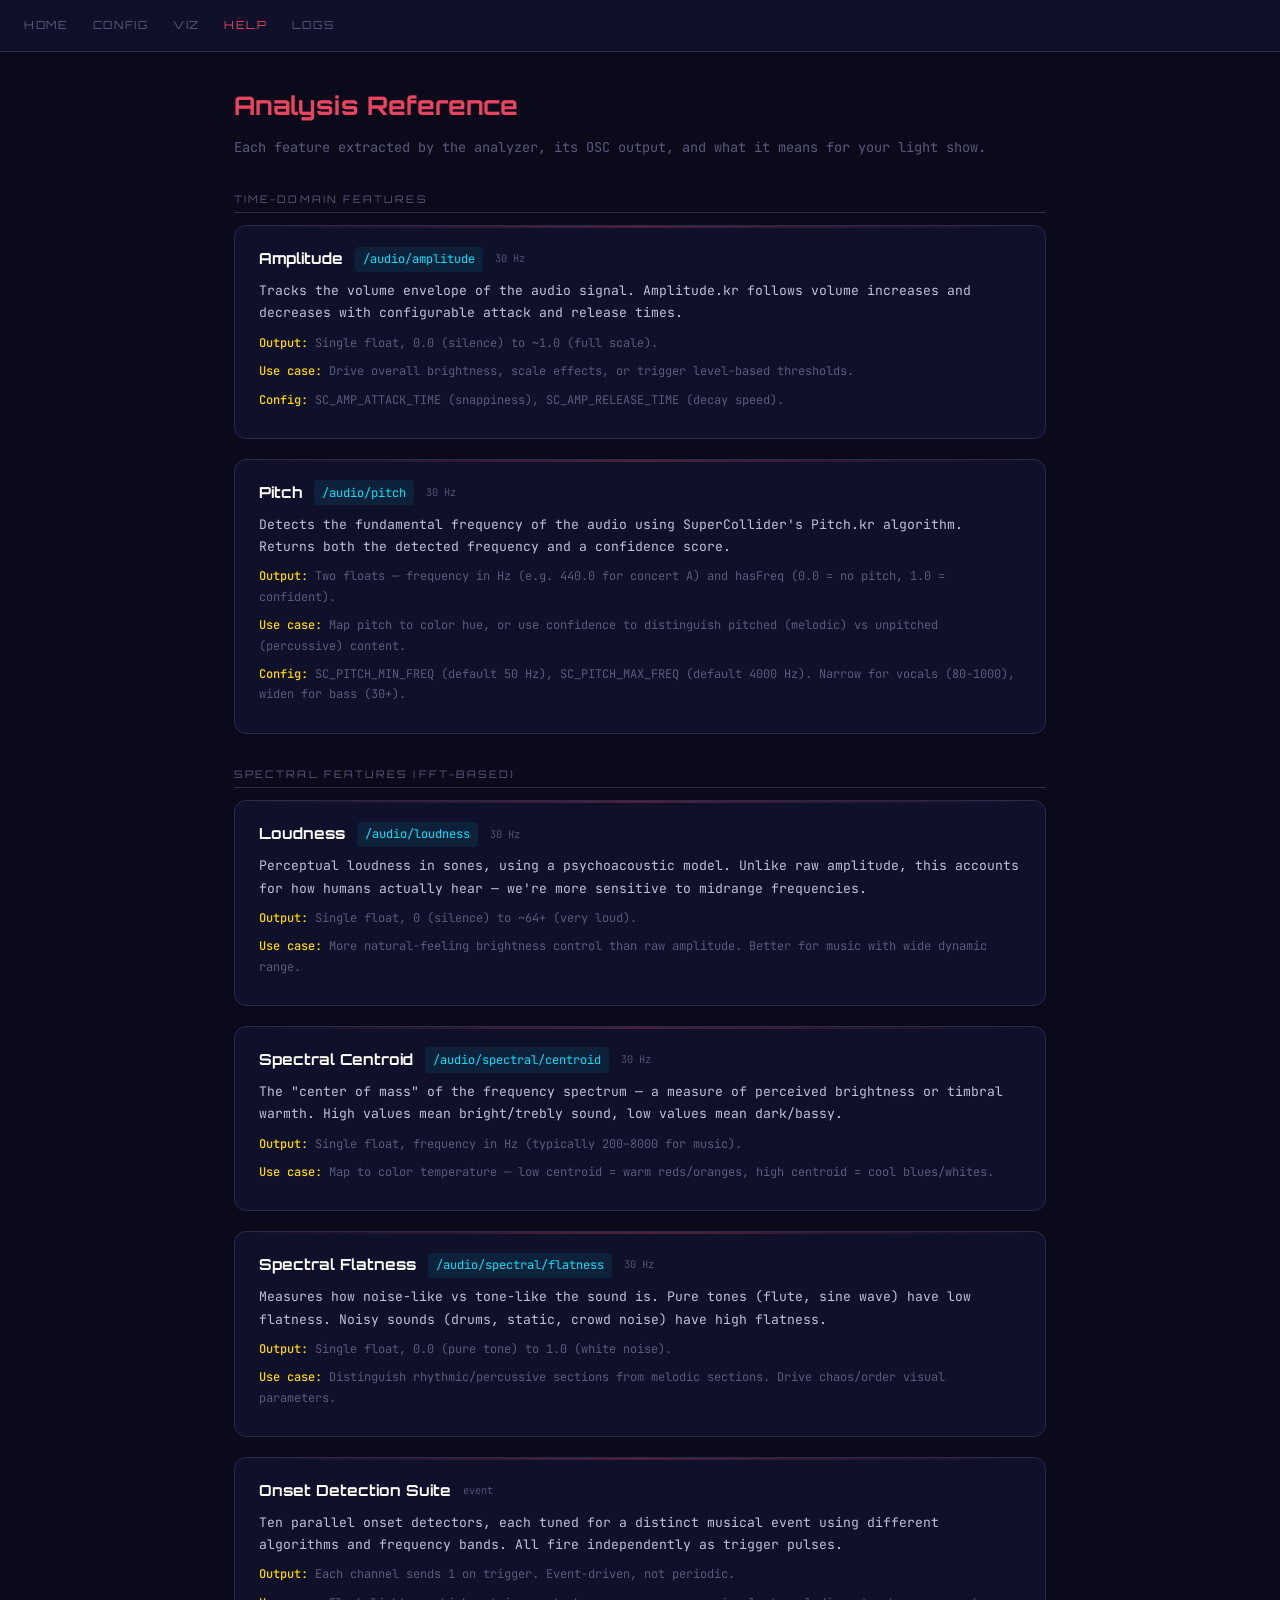
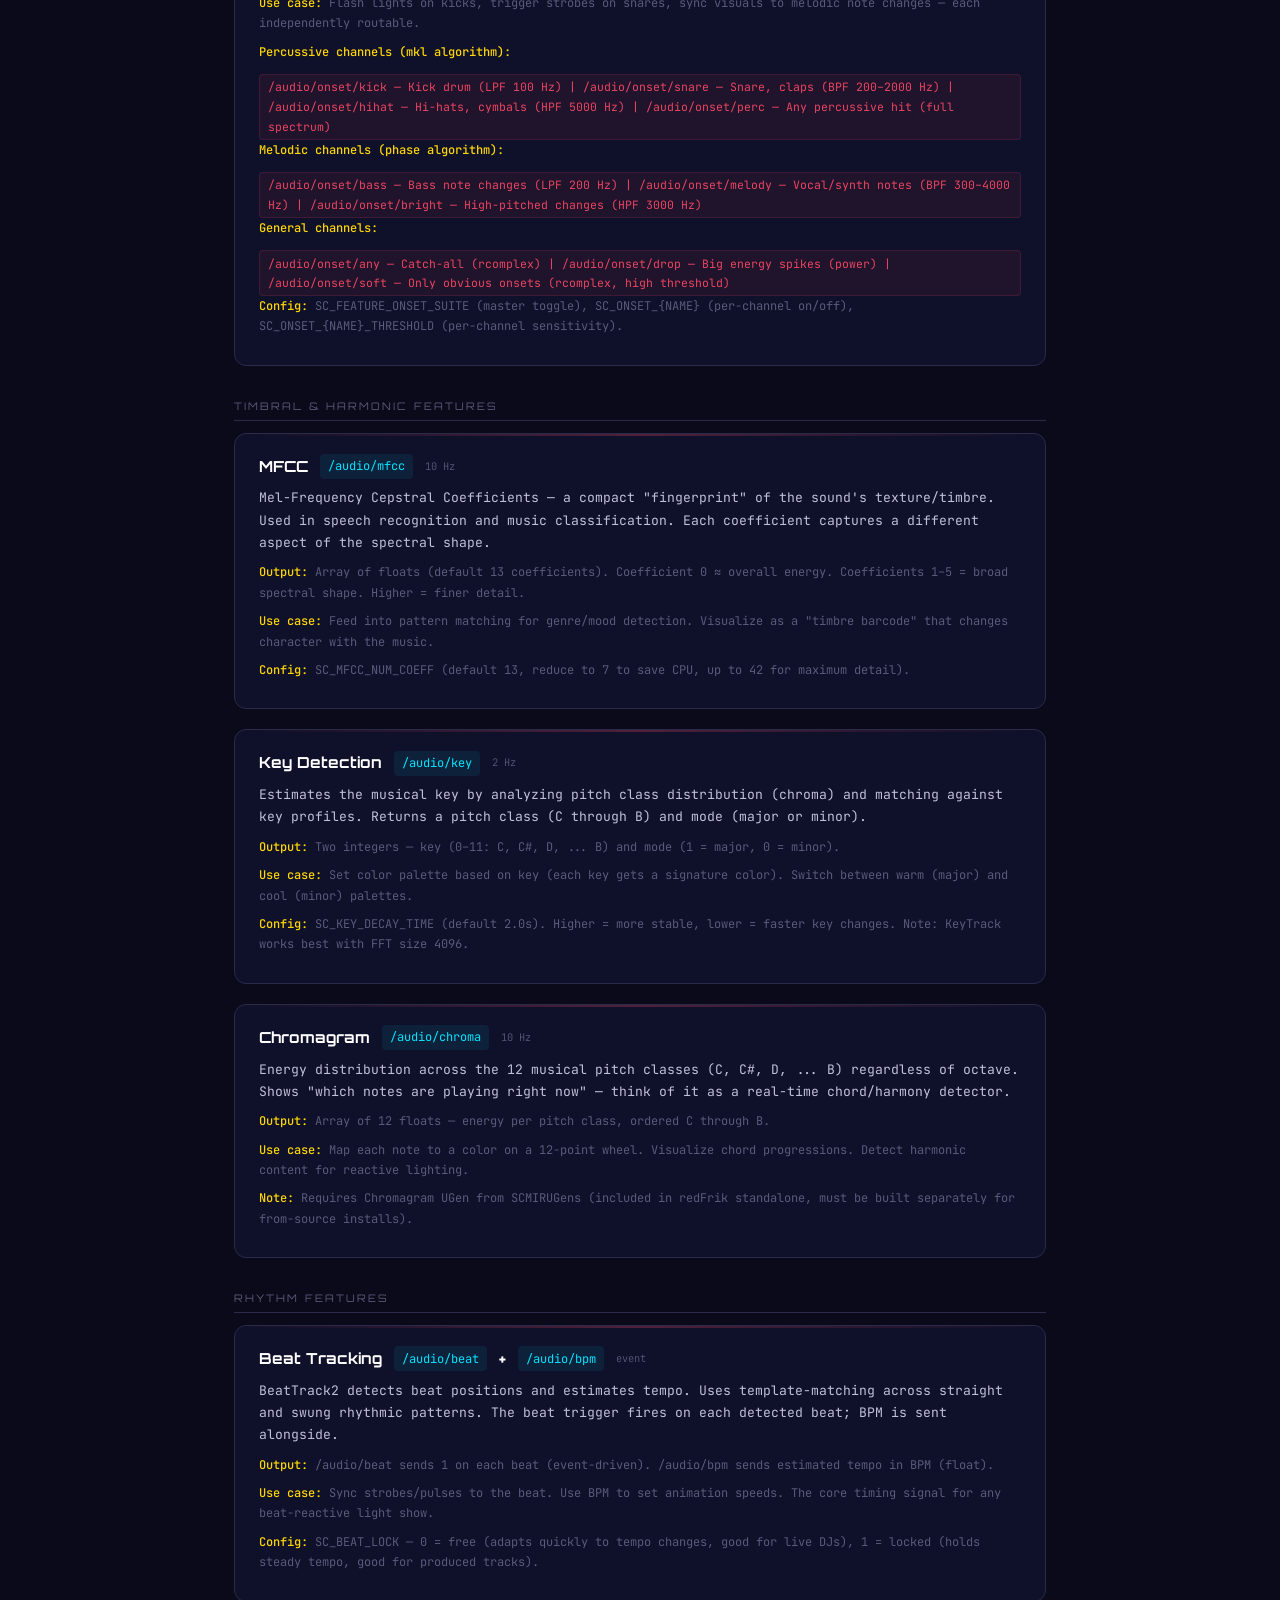
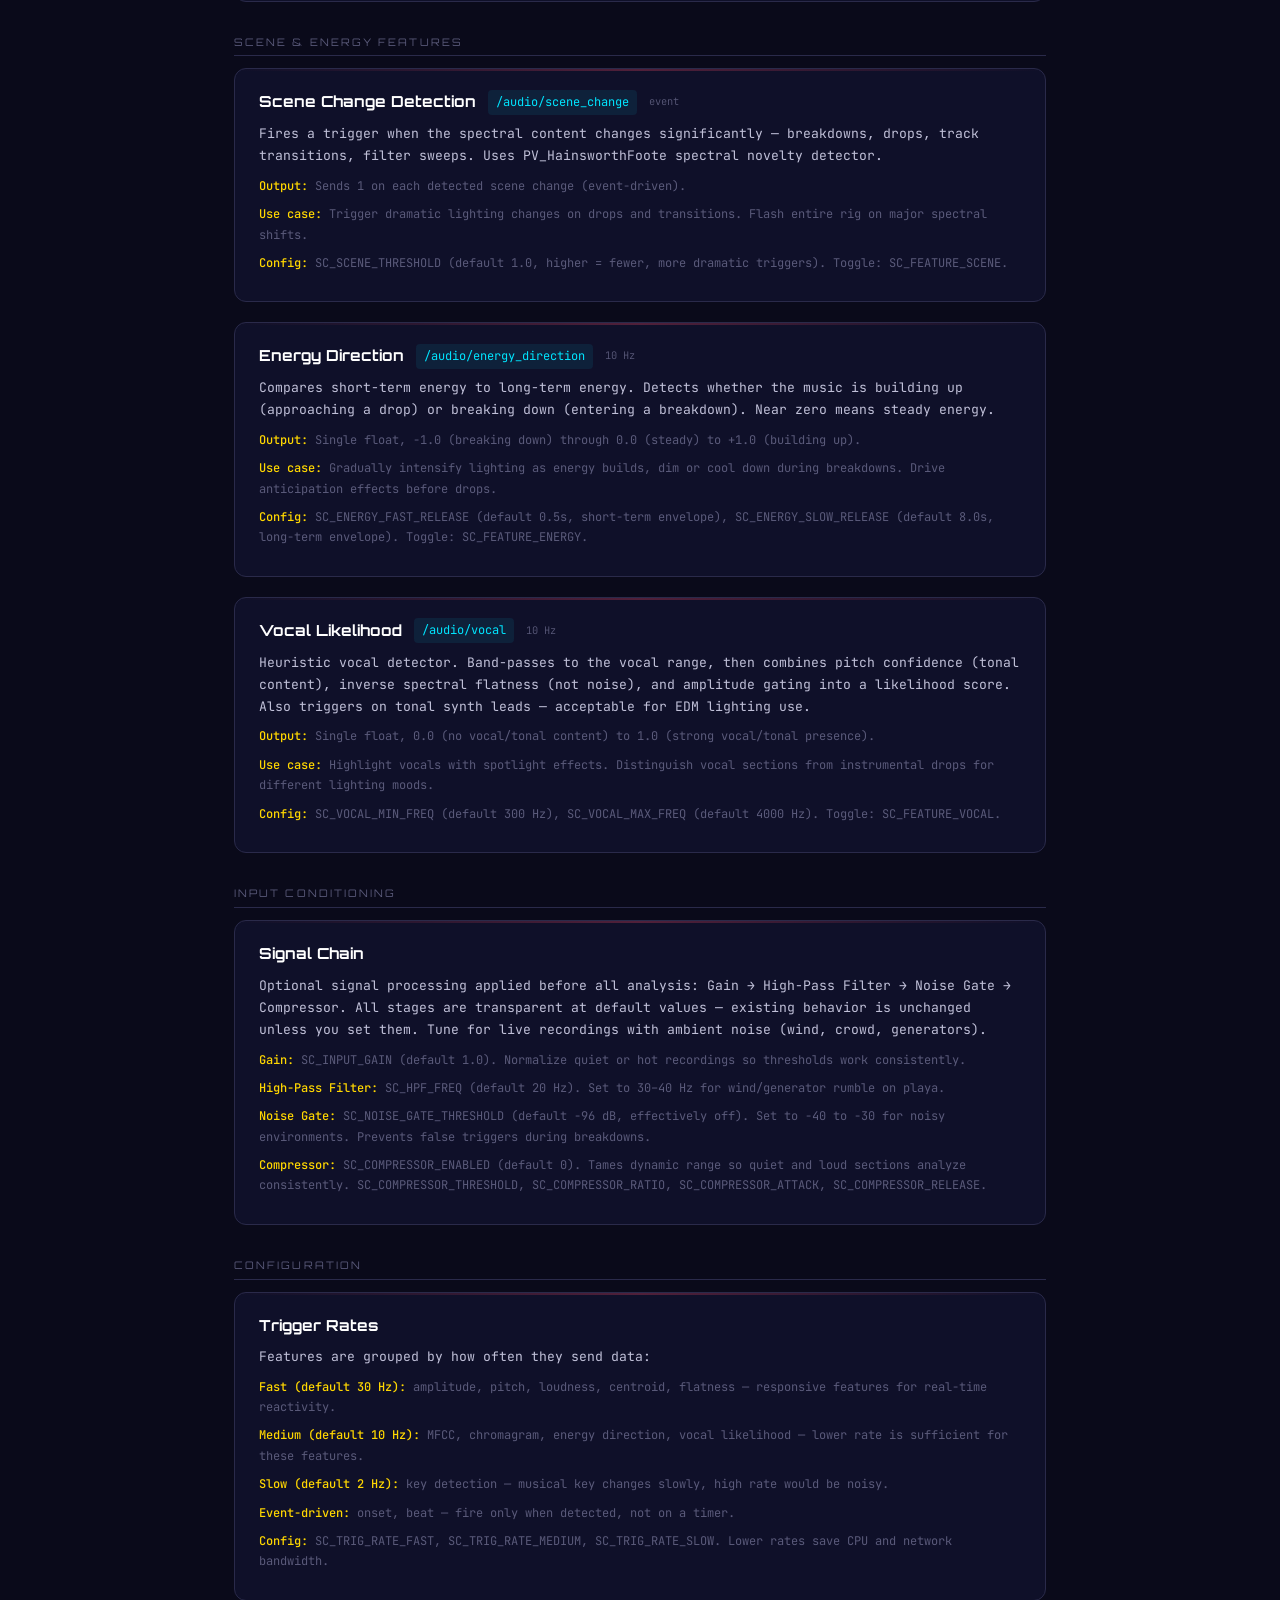
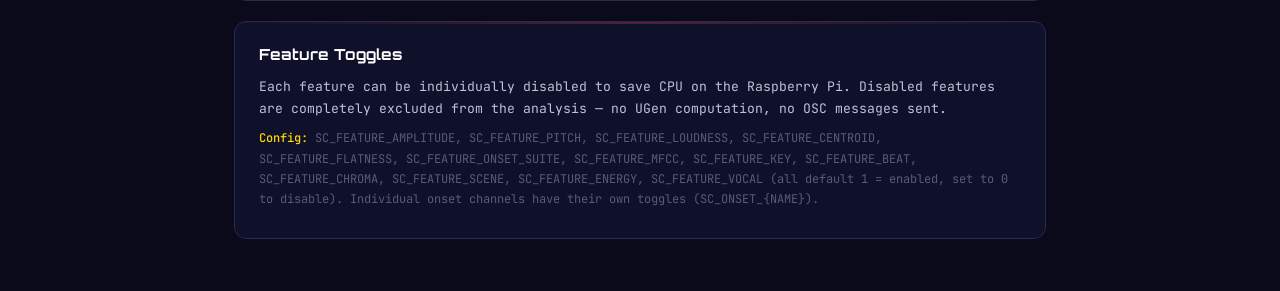
<file: web/static/help.html>
<!DOCTYPE html>
<html lang="en">
<head>
<meta charset="UTF-8">
<meta name="viewport" content="width=device-width, initial-scale=1.0">
<title>SC-OSC — Analysis Reference</title>
<style>
@import url('https://fonts.googleapis.com/css2?family=Orbitron:wght@400;700&family=JetBrains+Mono:wght@300;400;500&display=swap');

:root {
  --bg: #0a0a1a;
  --surface: #0f1029;
  --accent: #e94560;
  --cyan: #00e5ff;
  --gold: #ffd700;
  --dim: #2a2a4a;
  --text: #c0c0d8;
  --text-dim: #5a5a7a;
}
* { margin: 0; padding: 0; box-sizing: border-box; }
body { font-family: 'JetBrains Mono', monospace; background: var(--bg); color: var(--text); line-height: 1.7; }
.nav { display: flex; gap: 1.5rem; padding: 1rem 1.5rem; background: var(--surface); border-bottom: 1px solid var(--dim); font-family: 'Orbitron', sans-serif; font-size: 0.7rem; letter-spacing: 0.15em; text-transform: uppercase; }
.nav a { color: var(--text-dim); text-decoration: none; }
.nav a:hover, .nav a.active { color: var(--accent); }
.content { max-width: 860px; margin: 0 auto; padding: 2rem 1.5rem; }
h1 { font-family: 'Orbitron', sans-serif; font-size: 1.6rem; color: var(--accent); margin-bottom: 0.5rem; }
h1 + p { color: var(--text-dim); font-size: 0.85rem; margin-bottom: 2rem; }
.feature { background: var(--surface); border: 1px solid var(--dim); border-radius: 12px; padding: 1.25rem 1.5rem; margin-bottom: 1.25rem; position: relative; overflow: hidden; }
.feature::before { content: ''; position: absolute; top: 0; left: 0; right: 0; height: 2px; background: linear-gradient(90deg, transparent, var(--accent), transparent); opacity: 0.3; }
.feature h2 { font-family: 'Orbitron', sans-serif; font-size: 0.95rem; color: #fff; margin-bottom: 0.5rem; display: flex; align-items: center; gap: 0.75rem; }
.feature h2 .osc { font-family: 'JetBrains Mono', monospace; font-size: 0.75rem; font-weight: 400; color: var(--cyan); background: rgba(0,229,255,0.08); padding: 0.15rem 0.5rem; border-radius: 4px; }
.feature h2 .rate { font-family: 'JetBrains Mono', monospace; font-size: 0.65rem; font-weight: 300; color: var(--text-dim); }
.feature p { font-size: 0.82rem; color: var(--text); margin-bottom: 0.5rem; }
.feature .detail { font-size: 0.75rem; color: var(--text-dim); }
.feature .detail strong { color: var(--gold); font-weight: 500; }
.feature .values { display: inline-block; background: rgba(233,69,96,0.08); border: 1px solid rgba(233,69,96,0.15); border-radius: 4px; padding: 0.15rem 0.5rem; font-size: 0.72rem; color: var(--accent); margin-top: 0.25rem; }
.section-label { font-family: 'Orbitron', sans-serif; font-size: 0.65rem; letter-spacing: 0.2em; text-transform: uppercase; color: var(--text-dim); margin: 2rem 0 0.75rem; padding-bottom: 0.25rem; border-bottom: 1px solid var(--dim); }
</style>
</head>
<body>
<nav class="nav">
  <a href="/">Home</a>
  <a href="/static/config.html">Config</a>
  <a href="/static/viz.html">Viz</a>
  <a href="/static/help.html" class="active">Help</a>
  <a href="/static/logs.html">Logs</a>
</nav>

<div class="content">
<h1>Analysis Reference</h1>
<p>Each feature extracted by the analyzer, its OSC output, and what it means for your light show.</p>

<div class="section-label">Time-Domain Features</div>

<div class="feature">
  <h2>Amplitude <span class="osc">/audio/amplitude</span> <span class="rate">30 Hz</span></h2>
  <p>Tracks the volume envelope of the audio signal. Amplitude.kr follows volume increases and decreases with configurable attack and release times.</p>
  <p class="detail"><strong>Output:</strong> Single float, 0.0 (silence) to ~1.0 (full scale).</p>
  <p class="detail"><strong>Use case:</strong> Drive overall brightness, scale effects, or trigger level-based thresholds.</p>
  <p class="detail"><strong>Config:</strong> SC_AMP_ATTACK_TIME (snappiness), SC_AMP_RELEASE_TIME (decay speed).</p>
</div>

<div class="feature">
  <h2>Pitch <span class="osc">/audio/pitch</span> <span class="rate">30 Hz</span></h2>
  <p>Detects the fundamental frequency of the audio using SuperCollider's Pitch.kr algorithm. Returns both the detected frequency and a confidence score.</p>
  <p class="detail"><strong>Output:</strong> Two floats — frequency in Hz (e.g. 440.0 for concert A) and hasFreq (0.0 = no pitch, 1.0 = confident).</p>
  <p class="detail"><strong>Use case:</strong> Map pitch to color hue, or use confidence to distinguish pitched (melodic) vs unpitched (percussive) content.</p>
  <p class="detail"><strong>Config:</strong> SC_PITCH_MIN_FREQ (default 50 Hz), SC_PITCH_MAX_FREQ (default 4000 Hz). Narrow for vocals (80-1000), widen for bass (30+).</p>
</div>

<div class="section-label">Spectral Features (FFT-based)</div>

<div class="feature">
  <h2>Loudness <span class="osc">/audio/loudness</span> <span class="rate">30 Hz</span></h2>
  <p>Perceptual loudness in sones, using a psychoacoustic model. Unlike raw amplitude, this accounts for how humans actually hear — we're more sensitive to midrange frequencies.</p>
  <p class="detail"><strong>Output:</strong> Single float, 0 (silence) to ~64+ (very loud).</p>
  <p class="detail"><strong>Use case:</strong> More natural-feeling brightness control than raw amplitude. Better for music with wide dynamic range.</p>
</div>

<div class="feature">
  <h2>Spectral Centroid <span class="osc">/audio/spectral/centroid</span> <span class="rate">30 Hz</span></h2>
  <p>The "center of mass" of the frequency spectrum — a measure of perceived brightness or timbral warmth. High values mean bright/trebly sound, low values mean dark/bassy.</p>
  <p class="detail"><strong>Output:</strong> Single float, frequency in Hz (typically 200–8000 for music).</p>
  <p class="detail"><strong>Use case:</strong> Map to color temperature — low centroid = warm reds/oranges, high centroid = cool blues/whites.</p>
</div>

<div class="feature">
  <h2>Spectral Flatness <span class="osc">/audio/spectral/flatness</span> <span class="rate">30 Hz</span></h2>
  <p>Measures how noise-like vs tone-like the sound is. Pure tones (flute, sine wave) have low flatness. Noisy sounds (drums, static, crowd noise) have high flatness.</p>
  <p class="detail"><strong>Output:</strong> Single float, 0.0 (pure tone) to 1.0 (white noise).</p>
  <p class="detail"><strong>Use case:</strong> Distinguish rhythmic/percussive sections from melodic sections. Drive chaos/order visual parameters.</p>
</div>

<div class="feature">
  <h2>Onset Detection Suite <span class="rate">event</span></h2>
  <p>Ten parallel onset detectors, each tuned for a distinct musical event using different algorithms and frequency bands. All fire independently as trigger pulses.</p>
  <p class="detail"><strong>Output:</strong> Each channel sends 1 on trigger. Event-driven, not periodic.</p>
  <p class="detail"><strong>Use case:</strong> Flash lights on kicks, trigger strobes on snares, sync visuals to melodic note changes — each independently routable.</p>
  <p class="detail"><strong>Percussive channels (mkl algorithm):</strong></p>
  <div class="values">/audio/onset/kick — Kick drum (LPF 100 Hz) | /audio/onset/snare — Snare, claps (BPF 200–2000 Hz) | /audio/onset/hihat — Hi-hats, cymbals (HPF 5000 Hz) | /audio/onset/perc — Any percussive hit (full spectrum)</div>
  <p class="detail"><strong>Melodic channels (phase algorithm):</strong></p>
  <div class="values">/audio/onset/bass — Bass note changes (LPF 200 Hz) | /audio/onset/melody — Vocal/synth notes (BPF 300–4000 Hz) | /audio/onset/bright — High-pitched changes (HPF 3000 Hz)</div>
  <p class="detail"><strong>General channels:</strong></p>
  <div class="values">/audio/onset/any — Catch-all (rcomplex) | /audio/onset/drop — Big energy spikes (power) | /audio/onset/soft — Only obvious onsets (rcomplex, high threshold)</div>
  <p class="detail"><strong>Config:</strong> SC_FEATURE_ONSET_SUITE (master toggle), SC_ONSET_{NAME} (per-channel on/off), SC_ONSET_{NAME}_THRESHOLD (per-channel sensitivity).</p>
</div>

<div class="section-label">Timbral & Harmonic Features</div>

<div class="feature">
  <h2>MFCC <span class="osc">/audio/mfcc</span> <span class="rate">10 Hz</span></h2>
  <p>Mel-Frequency Cepstral Coefficients — a compact "fingerprint" of the sound's texture/timbre. Used in speech recognition and music classification. Each coefficient captures a different aspect of the spectral shape.</p>
  <p class="detail"><strong>Output:</strong> Array of floats (default 13 coefficients). Coefficient 0 ≈ overall energy. Coefficients 1–5 = broad spectral shape. Higher = finer detail.</p>
  <p class="detail"><strong>Use case:</strong> Feed into pattern matching for genre/mood detection. Visualize as a "timbre barcode" that changes character with the music.</p>
  <p class="detail"><strong>Config:</strong> SC_MFCC_NUM_COEFF (default 13, reduce to 7 to save CPU, up to 42 for maximum detail).</p>
</div>

<div class="feature">
  <h2>Key Detection <span class="osc">/audio/key</span> <span class="rate">2 Hz</span></h2>
  <p>Estimates the musical key by analyzing pitch class distribution (chroma) and matching against key profiles. Returns a pitch class (C through B) and mode (major or minor).</p>
  <p class="detail"><strong>Output:</strong> Two integers — key (0–11: C, C#, D, ... B) and mode (1 = major, 0 = minor).</p>
  <p class="detail"><strong>Use case:</strong> Set color palette based on key (each key gets a signature color). Switch between warm (major) and cool (minor) palettes.</p>
  <p class="detail"><strong>Config:</strong> SC_KEY_DECAY_TIME (default 2.0s). Higher = more stable, lower = faster key changes. Note: KeyTrack works best with FFT size 4096.</p>
</div>

<div class="feature">
  <h2>Chromagram <span class="osc">/audio/chroma</span> <span class="rate">10 Hz</span></h2>
  <p>Energy distribution across the 12 musical pitch classes (C, C#, D, ... B) regardless of octave. Shows "which notes are playing right now" — think of it as a real-time chord/harmony detector.</p>
  <p class="detail"><strong>Output:</strong> Array of 12 floats — energy per pitch class, ordered C through B.</p>
  <p class="detail"><strong>Use case:</strong> Map each note to a color on a 12-point wheel. Visualize chord progressions. Detect harmonic content for reactive lighting.</p>
  <p class="detail"><strong>Note:</strong> Requires Chromagram UGen from SCMIRUGens (included in redFrik standalone, must be built separately for from-source installs).</p>
</div>

<div class="section-label">Rhythm Features</div>

<div class="feature">
  <h2>Beat Tracking <span class="osc">/audio/beat</span> + <span class="osc">/audio/bpm</span> <span class="rate">event</span></h2>
  <p>BeatTrack2 detects beat positions and estimates tempo. Uses template-matching across straight and swung rhythmic patterns. The beat trigger fires on each detected beat; BPM is sent alongside.</p>
  <p class="detail"><strong>Output:</strong> /audio/beat sends 1 on each beat (event-driven). /audio/bpm sends estimated tempo in BPM (float).</p>
  <p class="detail"><strong>Use case:</strong> Sync strobes/pulses to the beat. Use BPM to set animation speeds. The core timing signal for any beat-reactive light show.</p>
  <p class="detail"><strong>Config:</strong> SC_BEAT_LOCK — 0 = free (adapts quickly to tempo changes, good for live DJs), 1 = locked (holds steady tempo, good for produced tracks).</p>
</div>

<div class="section-label">Scene & Energy Features</div>

<div class="feature">
  <h2>Scene Change Detection <span class="osc">/audio/scene_change</span> <span class="rate">event</span></h2>
  <p>Fires a trigger when the spectral content changes significantly — breakdowns, drops, track transitions, filter sweeps. Uses PV_HainsworthFoote spectral novelty detector.</p>
  <p class="detail"><strong>Output:</strong> Sends 1 on each detected scene change (event-driven).</p>
  <p class="detail"><strong>Use case:</strong> Trigger dramatic lighting changes on drops and transitions. Flash entire rig on major spectral shifts.</p>
  <p class="detail"><strong>Config:</strong> SC_SCENE_THRESHOLD (default 1.0, higher = fewer, more dramatic triggers). Toggle: SC_FEATURE_SCENE.</p>
</div>

<div class="feature">
  <h2>Energy Direction <span class="osc">/audio/energy_direction</span> <span class="rate">10 Hz</span></h2>
  <p>Compares short-term energy to long-term energy. Detects whether the music is building up (approaching a drop) or breaking down (entering a breakdown). Near zero means steady energy.</p>
  <p class="detail"><strong>Output:</strong> Single float, -1.0 (breaking down) through 0.0 (steady) to +1.0 (building up).</p>
  <p class="detail"><strong>Use case:</strong> Gradually intensify lighting as energy builds, dim or cool down during breakdowns. Drive anticipation effects before drops.</p>
  <p class="detail"><strong>Config:</strong> SC_ENERGY_FAST_RELEASE (default 0.5s, short-term envelope), SC_ENERGY_SLOW_RELEASE (default 8.0s, long-term envelope). Toggle: SC_FEATURE_ENERGY.</p>
</div>

<div class="feature">
  <h2>Vocal Likelihood <span class="osc">/audio/vocal</span> <span class="rate">10 Hz</span></h2>
  <p>Heuristic vocal detector. Band-passes to the vocal range, then combines pitch confidence (tonal content), inverse spectral flatness (not noise), and amplitude gating into a likelihood score. Also triggers on tonal synth leads — acceptable for EDM lighting use.</p>
  <p class="detail"><strong>Output:</strong> Single float, 0.0 (no vocal/tonal content) to 1.0 (strong vocal/tonal presence).</p>
  <p class="detail"><strong>Use case:</strong> Highlight vocals with spotlight effects. Distinguish vocal sections from instrumental drops for different lighting moods.</p>
  <p class="detail"><strong>Config:</strong> SC_VOCAL_MIN_FREQ (default 300 Hz), SC_VOCAL_MAX_FREQ (default 4000 Hz). Toggle: SC_FEATURE_VOCAL.</p>
</div>

<div class="section-label">Input Conditioning</div>

<div class="feature">
  <h2>Signal Chain</h2>
  <p>Optional signal processing applied before all analysis: Gain → High-Pass Filter → Noise Gate → Compressor. All stages are transparent at default values — existing behavior is unchanged unless you set them. Tune for live recordings with ambient noise (wind, crowd, generators).</p>
  <p class="detail"><strong>Gain:</strong> SC_INPUT_GAIN (default 1.0). Normalize quiet or hot recordings so thresholds work consistently.</p>
  <p class="detail"><strong>High-Pass Filter:</strong> SC_HPF_FREQ (default 20 Hz). Set to 30–40 Hz for wind/generator rumble on playa.</p>
  <p class="detail"><strong>Noise Gate:</strong> SC_NOISE_GATE_THRESHOLD (default -96 dB, effectively off). Set to -40 to -30 for noisy environments. Prevents false triggers during breakdowns.</p>
  <p class="detail"><strong>Compressor:</strong> SC_COMPRESSOR_ENABLED (default 0). Tames dynamic range so quiet and loud sections analyze consistently. SC_COMPRESSOR_THRESHOLD, SC_COMPRESSOR_RATIO, SC_COMPRESSOR_ATTACK, SC_COMPRESSOR_RELEASE.</p>
</div>

<div class="section-label">Configuration</div>

<div class="feature">
  <h2>Trigger Rates</h2>
  <p>Features are grouped by how often they send data:</p>
  <p class="detail"><strong>Fast (default 30 Hz):</strong> amplitude, pitch, loudness, centroid, flatness — responsive features for real-time reactivity.</p>
  <p class="detail"><strong>Medium (default 10 Hz):</strong> MFCC, chromagram, energy direction, vocal likelihood — lower rate is sufficient for these features.</p>
  <p class="detail"><strong>Slow (default 2 Hz):</strong> key detection — musical key changes slowly, high rate would be noisy.</p>
  <p class="detail"><strong>Event-driven:</strong> onset, beat — fire only when detected, not on a timer.</p>
  <p class="detail"><strong>Config:</strong> SC_TRIG_RATE_FAST, SC_TRIG_RATE_MEDIUM, SC_TRIG_RATE_SLOW. Lower rates save CPU and network bandwidth.</p>
</div>

<div class="feature">
  <h2>Feature Toggles</h2>
  <p>Each feature can be individually disabled to save CPU on the Raspberry Pi. Disabled features are completely excluded from the analysis — no UGen computation, no OSC messages sent.</p>
  <p class="detail"><strong>Config:</strong> SC_FEATURE_AMPLITUDE, SC_FEATURE_PITCH, SC_FEATURE_LOUDNESS, SC_FEATURE_CENTROID, SC_FEATURE_FLATNESS, SC_FEATURE_ONSET_SUITE, SC_FEATURE_MFCC, SC_FEATURE_KEY, SC_FEATURE_BEAT, SC_FEATURE_CHROMA, SC_FEATURE_SCENE, SC_FEATURE_ENERGY, SC_FEATURE_VOCAL (all default 1 = enabled, set to 0 to disable). Individual onset channels have their own toggles (SC_ONSET_{NAME}).</p>
</div>

</div>
</body>
</html>
</file>
